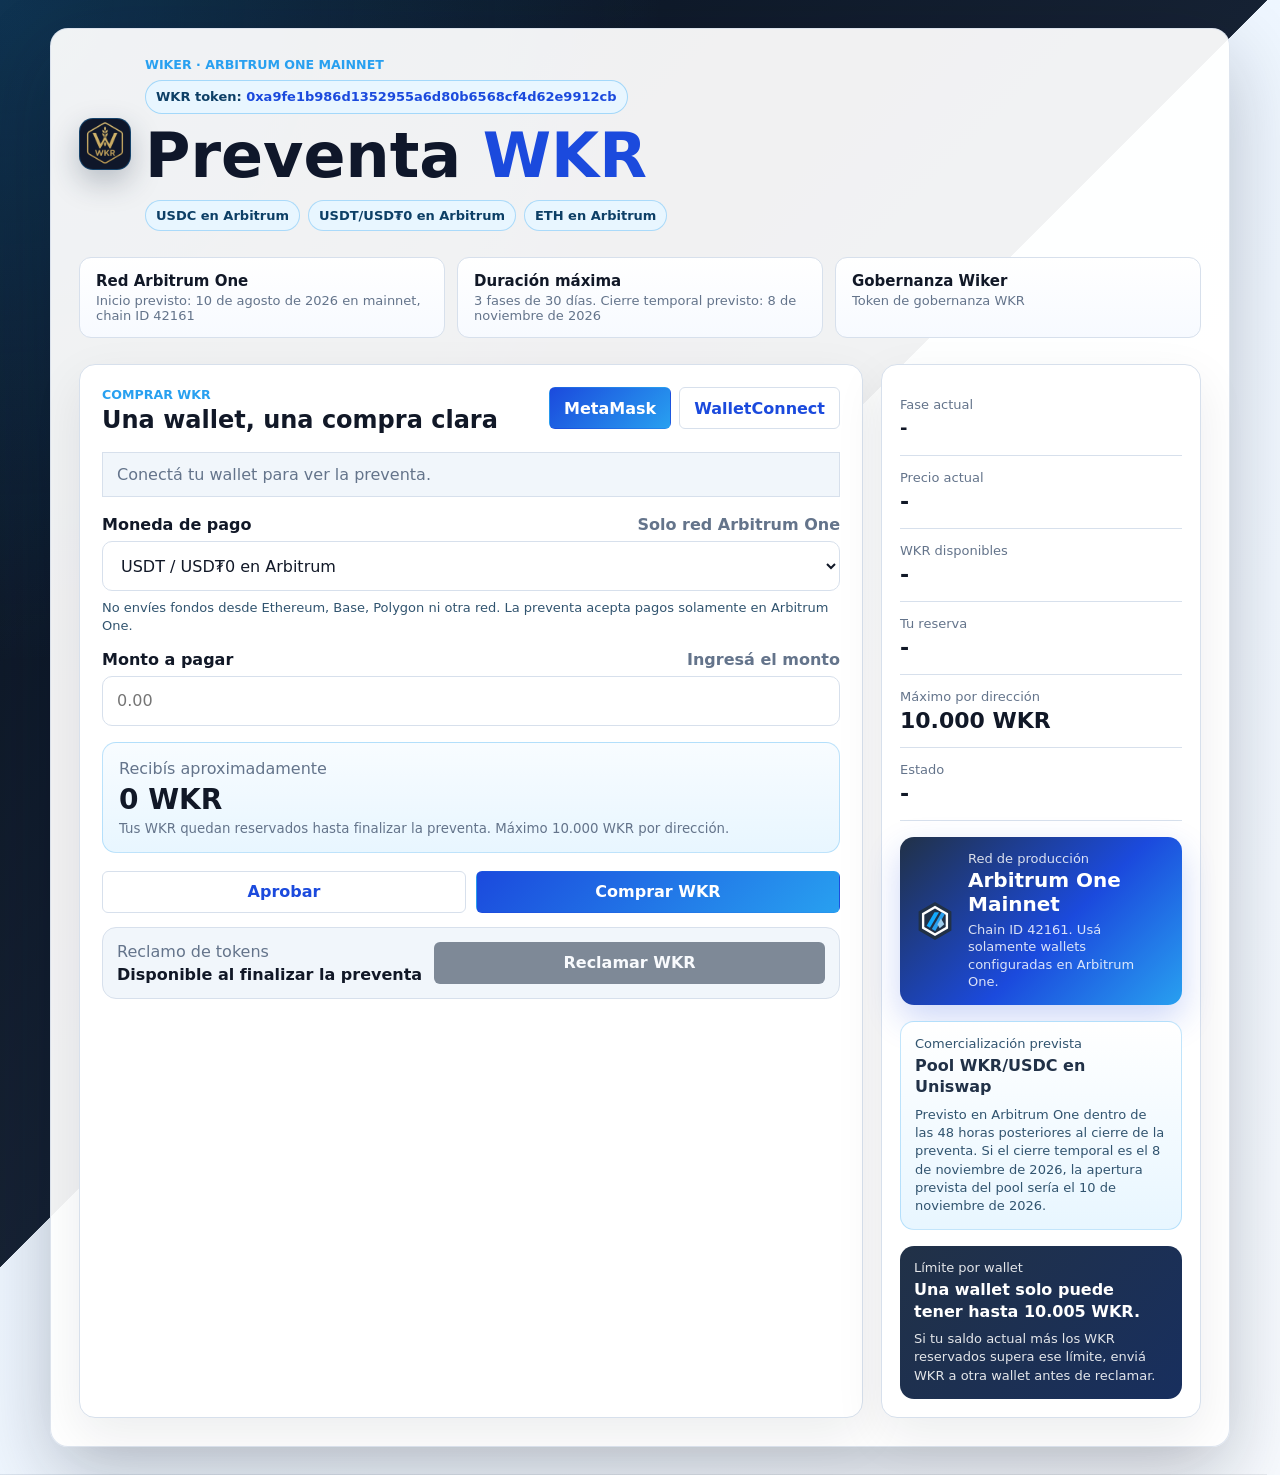
<file: index.html>
<!doctype html>
<html lang="es">
  <head>
    <meta charset="UTF-8" />
    <meta name="viewport" content="width=device-width, initial-scale=1.0" />
    <title>Preventa WKR | Wiker</title>
    <link rel="icon" href="./wkr-favicon.png" type="image/png" />
    <link rel="shortcut icon" href="./wkr-favicon.png" type="image/png" />
    <link rel="stylesheet" href="./styles.css?v=20260609-6" />
  </head>
  <body>
    <main class="page-shell">
      <section class="hero-panel" aria-label="Wiker Preventa">
        <div class="brand-row">
          <div class="brand-mark" aria-hidden="true">
            <img src="./wkr-favicon.png" alt="" />
          </div>
          <div class="brand-copy">
            <p class="eyebrow">Wiker · Arbitrum One Mainnet</p>
            <p class="token-address">WKR token: <span>0xa9fe1b986d1352955a6d80b6568cf4d62e9912cb</span></p>
            <h1>Preventa <span>WKR</span></h1>
            <div class="network-pills" aria-label="Red y medios de pago">
              <span>USDC en Arbitrum</span>
              <span>USDT/USD₮0 en Arbitrum</span>
              <span>ETH en Arbitrum</span>
            </div>
          </div>
        </div>

        <div class="value-strip" aria-label="Contexto Wiker">
          <div>
            <strong>Red Arbitrum One</strong>
            <span>Inicio previsto: 10 de agosto de 2026 en mainnet, chain ID 42161</span>
          </div>
          <div>
            <strong>Duración máxima</strong>
            <span>3 fases de 30 días. Cierre temporal previsto: 8 de noviembre de 2026</span>
          </div>
          <div>
            <strong>Gobernanza Wiker</strong>
            <span>Token de gobernanza WKR</span>
          </div>
        </div>

        <div class="content-grid">
          <section class="buy-card" aria-label="Comprar WKR">
            <div class="section-head">
              <div>
                <p class="eyebrow">Comprar WKR</p>
                <h2>Una wallet, una compra clara</h2>
              </div>
              <div class="wallet-actions">
                <button id="connectMetaMask" class="icon-button primary" type="button">MetaMask</button>
                <button id="connectWalletConnect" class="icon-button secondary" type="button">WalletConnect</button>
              </div>
            </div>

            <div id="statusMessage" class="status-message">Conectá tu wallet para ver la preventa.</div>

            <div class="input-block">
              <label for="paymentToken">Moneda de pago <span>Solo red Arbitrum One</span></label>
              <select id="paymentToken">
                <option value="USDT">USDT / USD₮0 en Arbitrum</option>
                <option value="USDC">USDC en Arbitrum</option>
                <option value="ETH">ETH en Arbitrum</option>
              </select>
              <p class="field-note">No envíes fondos desde Ethereum, Base, Polygon ni otra red. La preventa acepta pagos solamente en Arbitrum One.</p>
            </div>

            <div class="input-block">
              <label for="payAmount">Monto a pagar <span>Ingresá el monto</span></label>
              <input id="payAmount" inputmode="decimal" placeholder="0.00" />
            </div>

            <div class="quote-box">
              <span>Recibís aproximadamente</span>
              <strong id="wkrQuote">0 WKR</strong>
              <small>Tus WKR quedan reservados hasta finalizar la preventa. Máximo 10.000 WKR por dirección.</small>
            </div>

            <div class="action-row">
              <button id="approveButton" class="action-button secondary-action" type="button">Aprobar</button>
              <button id="buyButton" class="action-button primary-action" type="button">Comprar WKR</button>
            </div>

            <div class="claim-box">
              <div>
                <span>Reclamo de tokens</span>
                <strong id="claimStatusLabel">Disponible al finalizar la preventa</strong>
              </div>
              <button id="claimButton" class="action-button claim-action" type="button">Reclamar WKR</button>
            </div>
          </section>

          <aside class="stats-card" aria-label="Estado de preventa">
            <div class="stat">
              <span>Fase actual</span>
              <strong id="phaseLabel">-</strong>
            </div>
            <div class="stat">
              <span>Precio actual</span>
              <strong id="priceLabel">-</strong>
            </div>
            <div class="stat">
              <span>WKR disponibles</span>
              <strong id="remainingLabel">-</strong>
            </div>
            <div class="stat">
              <span>Tu reserva</span>
              <strong id="reservedLabel">-</strong>
            </div>
            <div class="stat">
              <span>Máximo por dirección</span>
              <strong>10.000 WKR</strong>
            </div>
            <div class="stat">
              <span>Estado</span>
              <strong id="timeLabel">-</strong>
            </div>
            <div class="network-box">
              <img src="./arbitrum-logo.svg" alt="" aria-hidden="true" />
              <div>
                <span>Red de producción</span>
                <strong>Arbitrum One Mainnet</strong>
                <small>Chain ID 42161. Usá solamente wallets configuradas en Arbitrum One.</small>
              </div>
            </div>
            <div class="liquidity-box">
              <span>Comercialización prevista</span>
              <strong>Pool WKR/USDC en Uniswap</strong>
              <small>Previsto en Arbitrum One dentro de las 48 horas posteriores al cierre de la preventa. Si el cierre temporal es el 8 de noviembre de 2026, la apertura prevista del pool sería el 10 de noviembre de 2026.</small>
            </div>
            <div class="claim-limit-box">
              <span>Límite por wallet</span>
              <strong id="claimLimitLabel">Una wallet solo puede tener hasta 10.005 WKR.</strong>
              <small>Si tu saldo actual más los WKR reservados supera ese límite, enviá WKR a otra wallet antes de reclamar.</small>
            </div>
          </aside>
        </div>
      </section>
    </main>
    <script src="./config.js?v=20260609-6"></script>
    <script type="module" src="./app.js?v=20260609-6"></script>
  </body>
</html>
</file>
<file: styles.css>
:root {
  color-scheme: light;
  --ink: #111827;
  --muted: #64748b;
  --line: #d7e0ec;
  --paper: #f7faff;
  --panel: #ffffff;
  --field: #f1f6fb;
  --blue: #213147;
  --blue-strong: #1b4add;
  --cyan: #28a0f0;
  --cyan-soft: #e8f6ff;
  --slate: #0f172a;
  --danger: #b42318;
}

* {
  box-sizing: border-box;
}

body {
  margin: 0;
  min-height: 100vh;
  color: var(--ink);
  font-family:
    Inter, ui-sans-serif, system-ui, -apple-system, BlinkMacSystemFont, "Segoe UI",
    sans-serif;
  background:
    radial-gradient(circle at top left, rgba(40, 160, 240, 0.24), transparent 34%),
    linear-gradient(135deg, #07111f 0%, #162234 46%, #eef6ff 46%, #f8fbff 100%);
  background-position: center;
  background-size: cover;
}

button,
input,
select {
  font: inherit;
}

button {
  cursor: pointer;
}

.page-shell {
  min-height: 100vh;
  padding: 28px;
  display: grid;
  place-items: center;
}

.hero-panel {
  width: min(1180px, 100%);
  padding: 28px;
  border: 1px solid rgba(215, 224, 236, 0.82);
  border-radius: 18px;
  background: rgba(255, 255, 255, 0.94);
  box-shadow: 0 28px 80px rgba(8, 18, 32, 0.24);
}

.brand-row,
.section-head,
.wallet-actions,
.content-grid,
.action-row,
.value-strip {
  display: flex;
}

.brand-row {
  align-items: center;
  gap: 14px;
}

.brand-copy {
  flex: 1;
}

.brand-mark {
  width: 52px;
  height: 52px;
  display: grid;
  place-items: center;
  overflow: hidden;
  background: var(--slate);
  border: 1px solid rgba(40, 160, 240, 0.32);
  border-radius: 14px;
  box-shadow: 0 12px 30px rgba(33, 49, 71, 0.28);
}

.brand-mark img {
  width: 100%;
  height: 100%;
  display: block;
}

.eyebrow {
  margin: 0 0 4px;
  color: var(--cyan);
  font-size: 12.6px;
  font-weight: 800;
  letter-spacing: 0;
  text-transform: uppercase;
}

h1,
h2 {
  margin: 0;
  letter-spacing: 0;
}

h1 {
  font-size: clamp(32px, 5vw, 62px);
  line-height: 0.98;
  color: var(--slate);
}

h1 span {
  color: var(--blue-strong);
}

.network-pills {
  margin-top: 14px;
  display: flex;
  flex-wrap: wrap;
  gap: 8px;
}

.network-pills span {
  padding: 7px 10px;
  color: #0d3f66;
  border: 1px solid rgba(40, 160, 240, 0.32);
  border-radius: 999px;
  background: var(--cyan-soft);
  font-size: 13px;
  font-weight: 750;
}

.token-address {
  width: fit-content;
  max-width: 100%;
  margin: 8px 0 12px;
  padding: 7px 10px;
  color: #0d3f66;
  border: 1px solid rgba(40, 160, 240, 0.36);
  border-radius: 999px;
  background: var(--cyan-soft);
  font-size: 13px;
  font-weight: 750;
  line-height: 1.35;
  overflow-wrap: anywhere;
}

.token-address span {
  color: var(--blue-strong);
}

h2 {
  font-size: 24px;
}

.value-strip {
  margin: 26px 0;
  gap: 12px;
}

.value-strip div {
  flex: 1;
  min-width: 0;
  padding: 14px 16px;
  border: 1px solid var(--line);
  border-radius: 12px;
  background: linear-gradient(180deg, #ffffff, var(--paper));
}

.value-strip strong,
.value-strip span {
  display: block;
}

.value-strip strong {
  font-size: 15px;
}

.value-strip span {
  margin-top: 3px;
  color: var(--muted);
  font-size: 13px;
}

.content-grid {
  gap: 18px;
  align-items: stretch;
}

.buy-card,
.stats-card {
  border: 1px solid var(--line);
  border-radius: 16px;
  background: var(--panel);
  box-shadow: 0 18px 50px rgba(15, 23, 42, 0.08);
}

.buy-card {
  flex: 1;
  padding: 22px;
}

.stats-card {
  width: 320px;
  padding: 18px;
}

.section-head {
  justify-content: space-between;
  align-items: flex-start;
  gap: 16px;
}

.wallet-actions {
  gap: 8px;
  flex-wrap: wrap;
  justify-content: flex-end;
}

.icon-button,
.action-button {
  min-height: 42px;
  border: 1px solid transparent;
  border-radius: 6px;
  font-weight: 750;
  transition:
    transform 140ms ease,
    box-shadow 140ms ease,
    border-color 140ms ease,
    background-color 140ms ease,
    color 140ms ease;
}

.icon-button {
  padding: 0 14px;
}

.primary,
.primary-action {
  color: white;
  background: linear-gradient(135deg, var(--blue-strong), var(--cyan));
}

.primary:hover,
.primary-action:hover {
  background: linear-gradient(135deg, #173ec0, #178dd7);
  box-shadow: 0 10px 24px rgba(27, 74, 221, 0.24);
}

.secondary,
.secondary-action {
  color: var(--blue-strong);
  border-color: var(--line);
  background: white;
}

.secondary:hover,
.secondary-action:hover {
  border-color: rgba(40, 160, 240, 0.5);
  background: var(--cyan-soft);
  box-shadow: 0 8px 18px rgba(15, 23, 42, 0.08);
}

.claim-action {
  flex: 0 0 auto;
  padding: 0 16px;
  color: white;
  background: var(--blue);
}

.claim-action:hover {
  background: #17263b;
  box-shadow: 0 8px 18px rgba(36, 91, 143, 0.22);
}

.icon-button:hover,
.action-button:hover {
  transform: translateY(-1px);
}

.icon-button:active,
.action-button:active {
  transform: translateY(1px);
  box-shadow: none;
}

.icon-button:focus-visible,
.action-button:focus-visible {
  outline: 3px solid rgba(40, 160, 240, 0.28);
  outline-offset: 2px;
}

.claim-action:disabled,
.action-button:disabled,
.icon-button:disabled {
  cursor: not-allowed;
  opacity: 0.55;
  transform: none;
  box-shadow: none;
}

.status-message {
  margin: 18px 0;
  min-height: 42px;
  padding: 12px 14px;
  color: var(--muted);
  border: 1px solid var(--line);
  background: var(--field);
}

.status-message.error {
  color: var(--danger);
  border-color: rgba(182, 66, 66, 0.35);
  background: rgba(182, 66, 66, 0.08);
}

.status-message.ok {
  color: #0d3f66;
  border-color: rgba(40, 160, 240, 0.4);
  background: var(--cyan-soft);
}

.input-block {
  margin-top: 14px;
}

label {
  display: flex;
  justify-content: space-between;
  gap: 12px;
  margin-bottom: 7px;
  font-weight: 750;
}

label span {
  color: var(--muted);
  font-weight: 600;
}

input,
select {
  width: 100%;
  min-height: 50px;
  padding: 0 14px;
  color: var(--ink);
  border: 1px solid var(--line);
  border-radius: 10px;
  background: white;
}

input:focus,
select:focus {
  outline: 2px solid rgba(40, 160, 240, 0.24);
  border-color: var(--cyan);
}

.field-note {
  margin: 8px 0 0;
  color: #31546f;
  font-size: 13px;
  line-height: 1.4;
}

.quote-box {
  margin-top: 16px;
  padding: 16px;
  border: 1px solid rgba(40, 160, 240, 0.28);
  border-radius: 14px;
  background: linear-gradient(180deg, #f8fcff, var(--cyan-soft));
}

.claim-box {
  margin-top: 14px;
  padding: 14px;
  display: flex;
  gap: 12px;
  align-items: center;
  justify-content: space-between;
  border: 1px solid var(--line);
  border-radius: 14px;
  background: var(--field);
}

.claim-box span,
.quote-box span,
.quote-box small {
  display: block;
  color: var(--muted);
}

.claim-box strong {
  display: block;
  margin-top: 4px;
}

.quote-box strong {
  display: block;
  margin: 5px 0;
  font-size: 28px;
}

.action-row {
  margin-top: 18px;
  gap: 10px;
}

.action-button {
  flex: 1;
}

.stat {
  padding: 14px 0;
  border-bottom: 1px solid var(--line);
}

.stat span,
.claim-limit-box span,
.claim-limit-box small {
  display: block;
  color: var(--muted);
  font-size: 13px;
}

.stat strong,
.claim-limit-box strong {
  display: block;
  margin-top: 4px;
  font-size: 22px;
}

#phaseLabel {
  font-size: 18px;
  line-height: 1.35;
}

.claim-limit-box,
.liquidity-box {
  margin-top: 16px;
  padding: 14px;
  border-radius: 14px;
}

.claim-limit-box {
  color: white;
  background: linear-gradient(135deg, var(--blue), #182f5e);
}

.liquidity-box {
  border: 1px solid rgba(40, 160, 240, 0.28);
  background: linear-gradient(180deg, #ffffff, var(--cyan-soft));
}

.network-box {
  margin-top: 16px;
  padding: 14px;
  display: flex;
  gap: 12px;
  align-items: center;
  color: white;
  border-radius: 14px;
  background:
    linear-gradient(135deg, #213147 0%, #1b4add 56%, #28a0f0 100%);
  box-shadow: 0 14px 34px rgba(27, 74, 221, 0.22);
}

.network-box img {
  width: 42px;
  height: 42px;
  flex: 0 0 42px;
}

.network-box span,
.network-box small {
  display: block;
  color: rgba(255, 255, 255, 0.84);
  font-size: 13px;
}

.network-box strong {
  display: block;
  margin-top: 2px;
  color: #ffffff;
  font-size: 20px;
}

.network-box small {
  margin-top: 5px;
  line-height: 1.35;
}

.claim-limit-box span,
.claim-limit-box small {
  color: rgba(255, 255, 255, 0.88);
}

.claim-limit-box strong {
  color: #ffffff;
  font-size: 16px;
  line-height: 1.35;
}

.claim-limit-box small,
.liquidity-box small {
  margin-top: 8px;
  line-height: 1.4;
}

.liquidity-box span,
.liquidity-box small {
  display: block;
  color: #31546f;
  font-size: 13px;
}

.liquidity-box strong {
  display: block;
  margin-top: 4px;
  color: var(--blue);
  font-size: 16px;
  line-height: 1.35;
}

@media (max-width: 860px) {
  .page-shell {
    padding: 14px;
    place-items: start center;
  }

  .hero-panel {
    padding: 18px;
  }

  .brand-row,
  .section-head,
  .content-grid,
  .value-strip {
    flex-direction: column;
  }

  .stats-card {
    width: 100%;
  }

  .wallet-actions {
    width: 100%;
    justify-content: stretch;
  }

  .wallet-actions button {
    flex: 1;
  }

  .claim-box {
    align-items: stretch;
    flex-direction: column;
  }

  .network-box {
    align-items: flex-start;
  }
}
</file>
